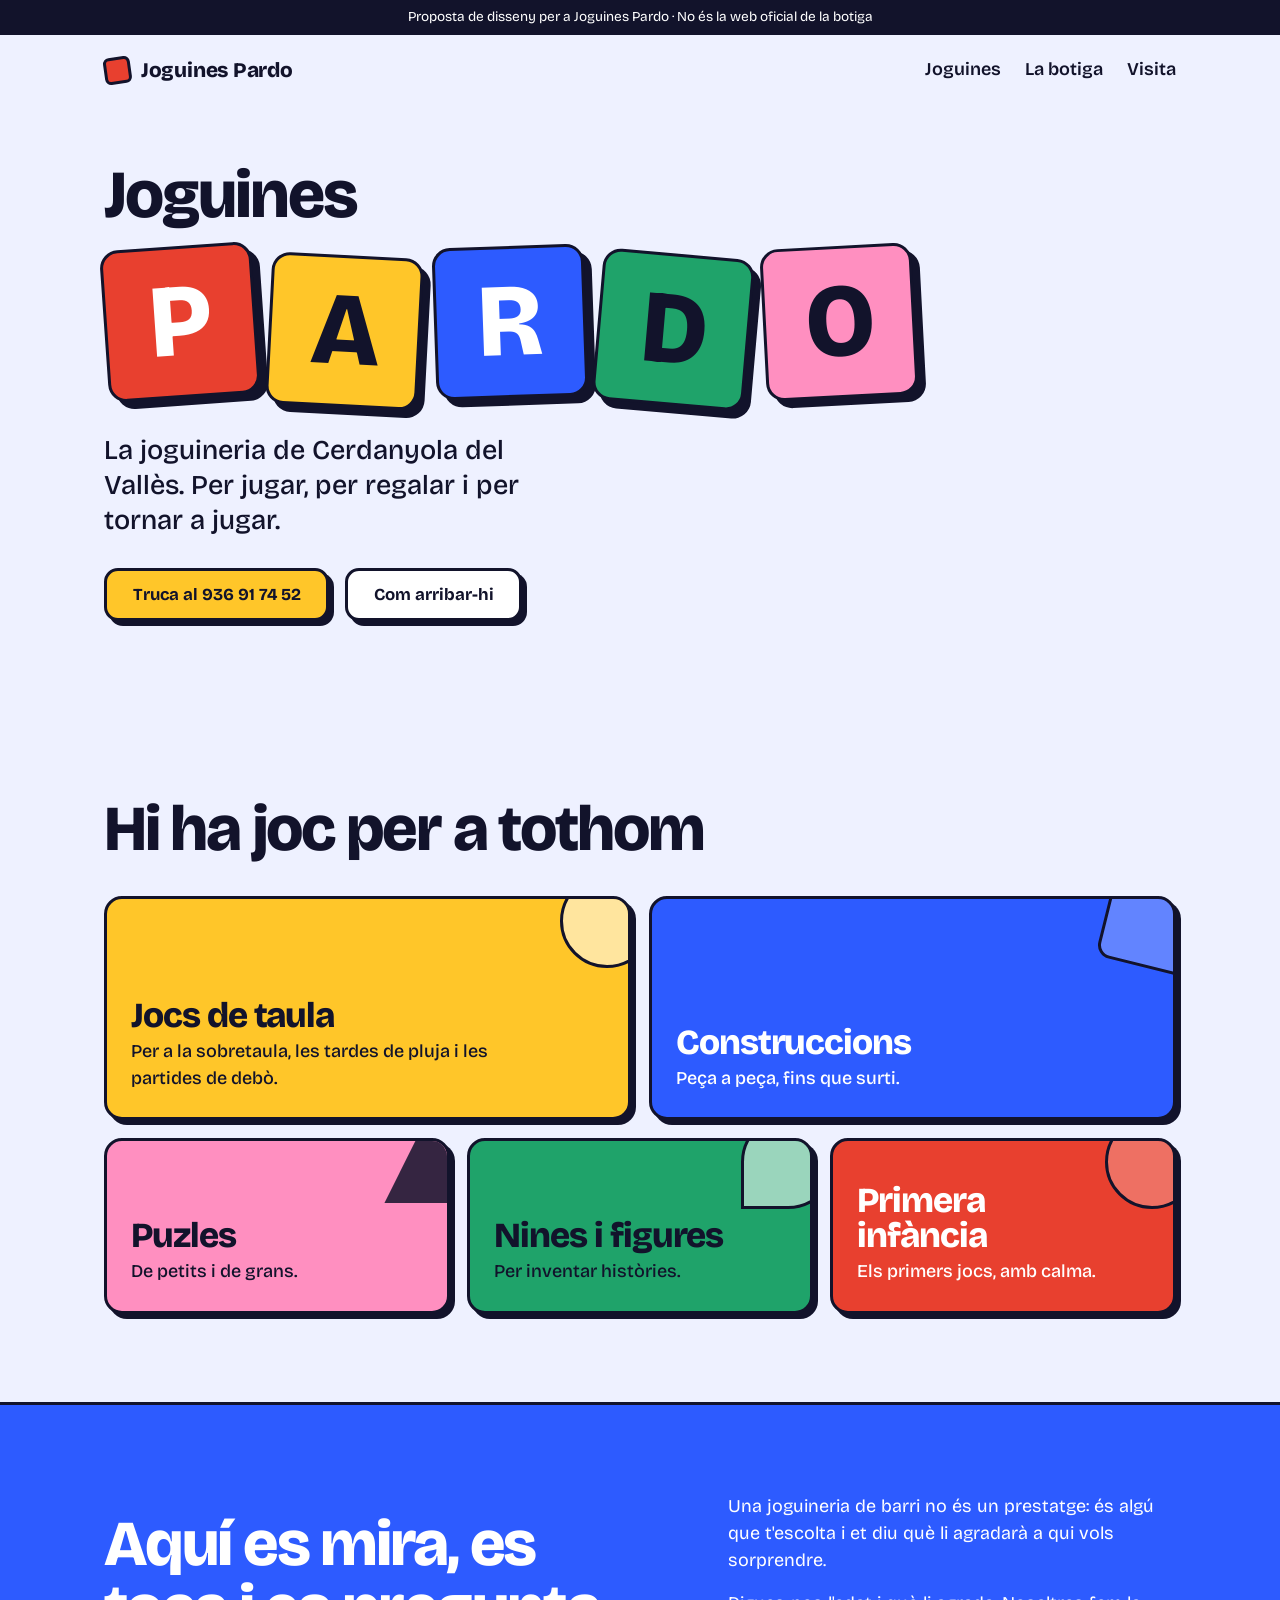
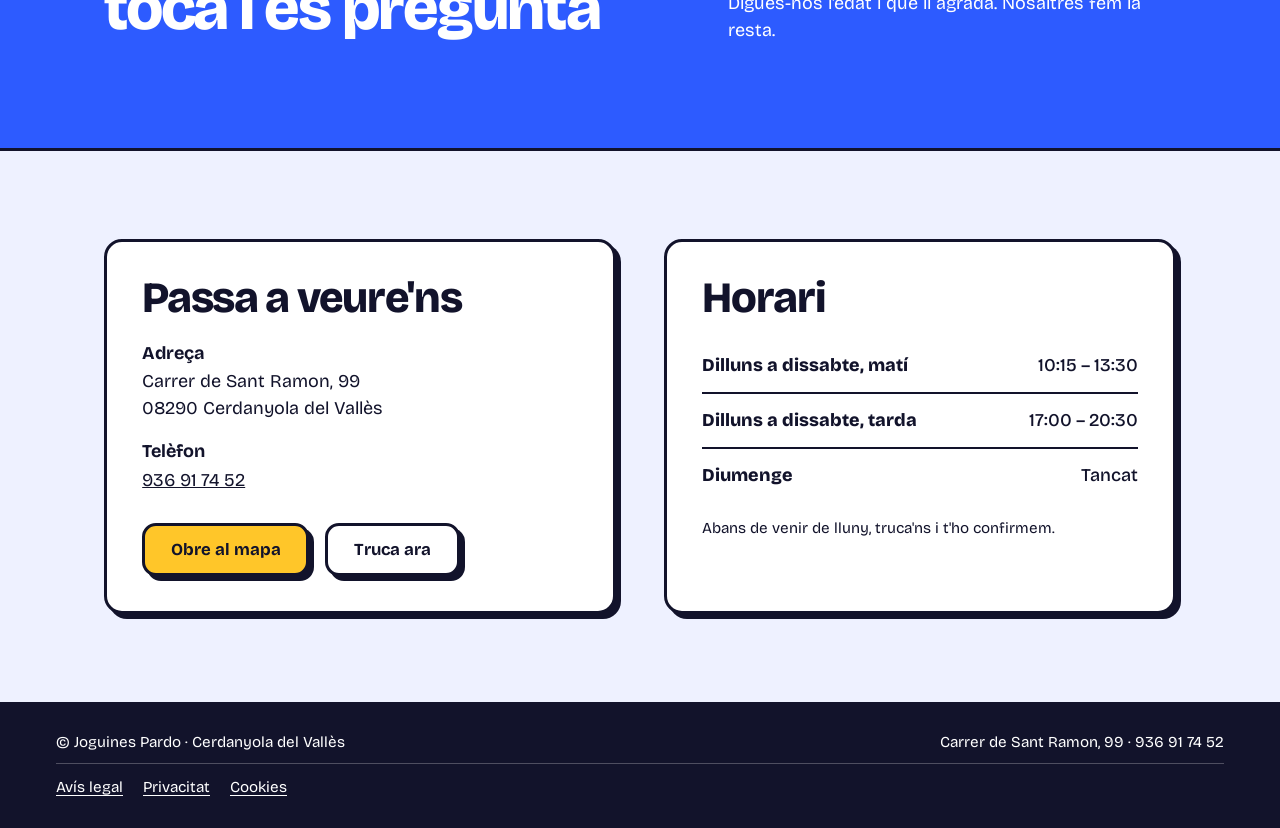
<file: index.html>
<!doctype html>
<html lang="ca">
<head>
<meta charset="utf-8">
<meta name="viewport" content="width=device-width, initial-scale=1">
<title>Joguines Pardo · Joguineria a Cerdanyola del Vallès</title>
<meta name="description" content="Joguineria de barri a Cerdanyola del Vallès. Jocs de taula, puzles, construccions, nines i molt més. Carrer de Sant Ramon, 99.">
<!-- PROPOSTA: treure aquesta línia quan la botiga accepti i es publiqui com a web oficial -->
<meta name="robots" content="noindex, nofollow">
<meta name="theme-color" content="#eef1ff">
<link rel="icon" href="/favicon.svg" type="image/svg+xml">
<link rel="preload" href="/fonts/bricolage-grotesque.woff2" as="font" type="font/woff2" crossorigin>
<link rel="stylesheet" href="/estils.css">

<script type="application/ld+json">
{
  "@context": "https://schema.org",
  "@type": "ToyStore",
  "name": "Joguines Pardo",
  "telephone": "+34936917452",
  "address": {
    "@type": "PostalAddress",
    "streetAddress": "Carrer de Sant Ramon, 99",
    "postalCode": "08290",
    "addressLocality": "Cerdanyola del Vallès",
    "addressRegion": "Barcelona",
    "addressCountry": "ES"
  },
  "openingHoursSpecification": [
    { "@type": "OpeningHoursSpecification",
      "dayOfWeek": ["Monday","Tuesday","Wednesday","Thursday","Friday","Saturday"],
      "opens": "10:15", "closes": "13:30" },
    { "@type": "OpeningHoursSpecification",
      "dayOfWeek": ["Monday","Tuesday","Wednesday","Thursday","Friday","Saturday"],
      "opens": "17:00", "closes": "20:30" }
  ]
}
</script>

</head>
<body>

<!-- PROPOSTA: eliminar aquesta barra quan la botiga accepti -->
<div class="proposal">Proposta de disseny per a Joguines Pardo · No és la web oficial de la botiga</div>

<header class="site">
  <a class="logo" href="#inici"><i aria-hidden="true"></i>Joguines Pardo</a>
  <nav class="main" aria-label="Principal">
    <a class="hide-sm" href="#joguines">Joguines</a>
    <a class="hide-sm" href="#botiga">La botiga</a>
    <a href="#visita">Visita</a>
  </nav>
</header>

<main id="inici">
  <section class="hero">
    <div class="wrap">
      <h1>
        <span class="pre">Joguines</span>
        <span class="sr">Pardo</span>
        <span class="blocks" aria-hidden="true">
          <span class="blk"><span>P</span></span>
          <span class="blk"><span>A</span></span>
          <span class="blk"><span>R</span></span>
          <span class="blk"><span>D</span></span>
          <span class="blk"><span>O</span></span>
        </span>
      </h1>
      <p class="lead">La joguineria de Cerdanyola del Vallès. Per jugar, per regalar i per tornar a jugar.</p>
      <div class="actions">
        <a class="btn" href="tel:+34936917452">Truca al 936 91 74 52</a>
        <a class="btn white" href="#visita">Com arribar-hi</a>
      </div>
    </div>
  </section>

  <section class="range" id="joguines" aria-labelledby="t-joguines">
    <div class="wrap">
      <h2 class="section" id="t-joguines">Hi ha joc per a tothom</h2>
      <!-- Categories orientatives: confirmar amb la botiga i afegir marques reals -->
      <div class="tiles">
        <article class="tile wide t1"><h3>Jocs de taula</h3><p>Per a la sobretaula, les tardes de pluja i les partides de debò.</p></article>
        <article class="tile wide t2"><h3>Construccions</h3><p>Peça a peça, fins que surti.</p></article>
        <article class="tile t3"><h3>Puzles</h3><p>De petits i de grans.</p></article>
        <article class="tile t4"><h3>Nines i figures</h3><p>Per inventar històries.</p></article>
        <article class="tile t5"><h3>Primera infància</h3><p>Els primers jocs, amb calma.</p></article>
      </div>
    </div>
  </section>

  <section class="about" id="botiga" aria-labelledby="t-botiga">
    <div class="wrap">
      <h2 id="t-botiga">Aquí es mira, es toca i es pregunta</h2>
      <div>
        <p>Una joguineria de barri no és un prestatge: és algú que t'escolta i et diu què li agradarà a qui vols sorprendre.</p>
        <p>Digues-nos l'edat i què li agrada. Nosaltres fem la resta.</p>
      </div>
    </div>
  </section>

  <section class="visit" id="visita" aria-labelledby="t-visita">
    <div class="wrap grid">
      <div class="card">
        <h2 id="t-visita">Passa a veure'ns</h2>
        <!-- Adreça i telèfon de fitxa amb horari (Google); altres directoris diuen Av. de la Primavera, 11-13 / 936 92 41 27. Confirmar. -->
        <dl>
          <dt>Adreça</dt>
          <dd><address>Carrer de Sant Ramon, 99<br>08290 Cerdanyola del Vallès</address></dd>
          <dt>Telèfon</dt>
          <dd><a href="tel:+34936917452">936 91 74 52</a></dd>
        </dl>
        <div class="actions">
          <a class="btn" href="https://www.google.com/maps/search/?api=1&query=Juguetes+Pardo+Carrer+de+Sant+Ramon+99+Cerdanyola+del+Vall%C3%A8s">Obre al mapa</a>
          <a class="btn white" href="tel:+34936917452">Truca ara</a>
        </div>
      </div>
      <div class="card">
        <h2>Horari</h2>
        <!-- Horari de directori públic: confirmar -->
        <table class="hours">
          <tbody>
            <tr><th scope="row">Dilluns a dissabte, matí</th><td>10:15 – 13:30</td></tr>
            <tr><th scope="row">Dilluns a dissabte, tarda</th><td>17:00 – 20:30</td></tr>
            <tr><th scope="row">Diumenge</th><td>Tancat</td></tr>
          </tbody>
        </table>
        <p class="note">Abans de venir de lluny, truca'ns i t'ho confirmem.</p>
      </div>
    </div>
  </section>
</main>

<footer class="site">
  <div class="wrap">
    <span>© Joguines Pardo · Cerdanyola del Vallès</span>
    <span>Carrer de Sant Ramon, 99 · 936 91 74 52</span>
    <nav class="legal-links" aria-label="Informació legal">
      <a href="/avis-legal.html">Avís legal</a>
      <a href="/privacitat.html">Privacitat</a>
      <a href="/cookies.html">Cookies</a>
    </nav>
  </div>
</footer>

</body>
</html>
</file>
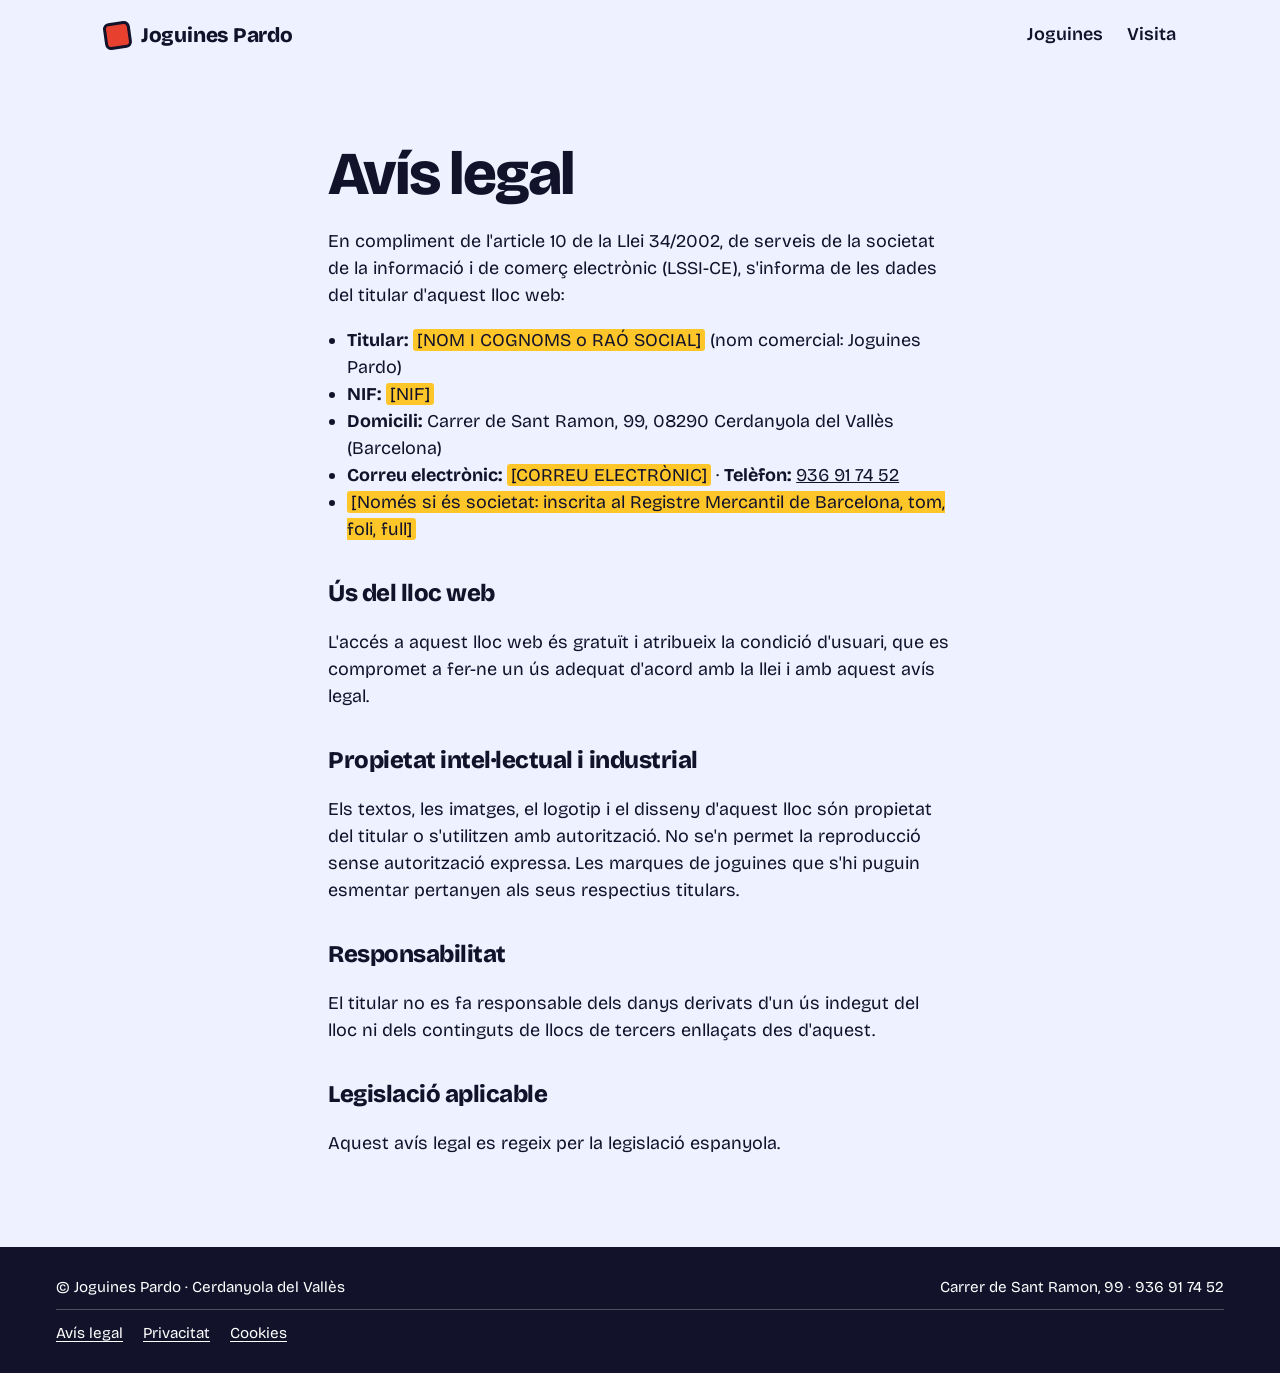
<file: avis-legal.html>
<!doctype html>
<html lang="ca">
<head>
<meta charset="utf-8">
<meta name="viewport" content="width=device-width, initial-scale=1">
<title>Avís legal · Joguines Pardo</title>
<meta name="robots" content="noindex, follow">
<meta name="theme-color" content="#eef1ff">
<link rel="icon" href="/favicon.svg" type="image/svg+xml">
<link rel="stylesheet" href="/estils.css">
</head>
<body>
<header class="site">
  <a class="logo" href="/"><i aria-hidden="true"></i>Joguines Pardo</a>
  <nav class="main" aria-label="Principal"><a class="hide-sm" href="/#joguines">Joguines</a><a href="/#visita">Visita</a></nav>
</header>
<main class="wrap page">
<h1>Avís legal</h1>
<p>En compliment de l'article 10 de la Llei 34/2002, de serveis de la societat de la informació i de comerç electrònic (LSSI-CE), s'informa de les dades del titular d'aquest lloc web:</p>
<ul>
  <li><strong>Titular:</strong> <span class="todo">[NOM I COGNOMS o RAÓ SOCIAL]</span> (nom comercial: Joguines Pardo)</li>
  <li><strong>NIF:</strong> <span class="todo">[NIF]</span></li>
  <li><strong>Domicili:</strong> Carrer de Sant Ramon, 99, 08290 Cerdanyola del Vallès (Barcelona)</li>
  <li><strong>Correu electrònic:</strong> <span class="todo">[CORREU ELECTRÒNIC]</span> · <strong>Telèfon:</strong> <a href="tel:+34936917452">936 91 74 52</a></li>
  <li><span class="todo">[Només si és societat: inscrita al Registre Mercantil de Barcelona, tom, foli, full]</span></li>
</ul>
<h2>Ús del lloc web</h2>
<p>L'accés a aquest lloc web és gratuït i atribueix la condició d'usuari, que es compromet a fer-ne un ús adequat d'acord amb la llei i amb aquest avís legal.</p>
<h2>Propietat intel·lectual i industrial</h2>
<p>Els textos, les imatges, el logotip i el disseny d'aquest lloc són propietat del titular o s'utilitzen amb autorització. No se'n permet la reproducció sense autorització expressa. Les marques de joguines que s'hi puguin esmentar pertanyen als seus respectius titulars.</p>
<h2>Responsabilitat</h2>
<p>El titular no es fa responsable dels danys derivats d'un ús indegut del lloc ni dels continguts de llocs de tercers enllaçats des d'aquest.</p>
<h2>Legislació aplicable</h2>
<p>Aquest avís legal es regeix per la legislació espanyola.</p>
</main>
<footer class="site">
  <div class="wrap">
    <span>© Joguines Pardo · Cerdanyola del Vallès</span>
    <span>Carrer de Sant Ramon, 99 · 936 91 74 52</span>
    <nav class="legal-links" aria-label="Informació legal">
      <a href="/avis-legal.html">Avís legal</a>
      <a href="/privacitat.html">Privacitat</a>
      <a href="/cookies.html">Cookies</a>
    </nav>
  </div>
</footer>
</body>
</html>
</file>
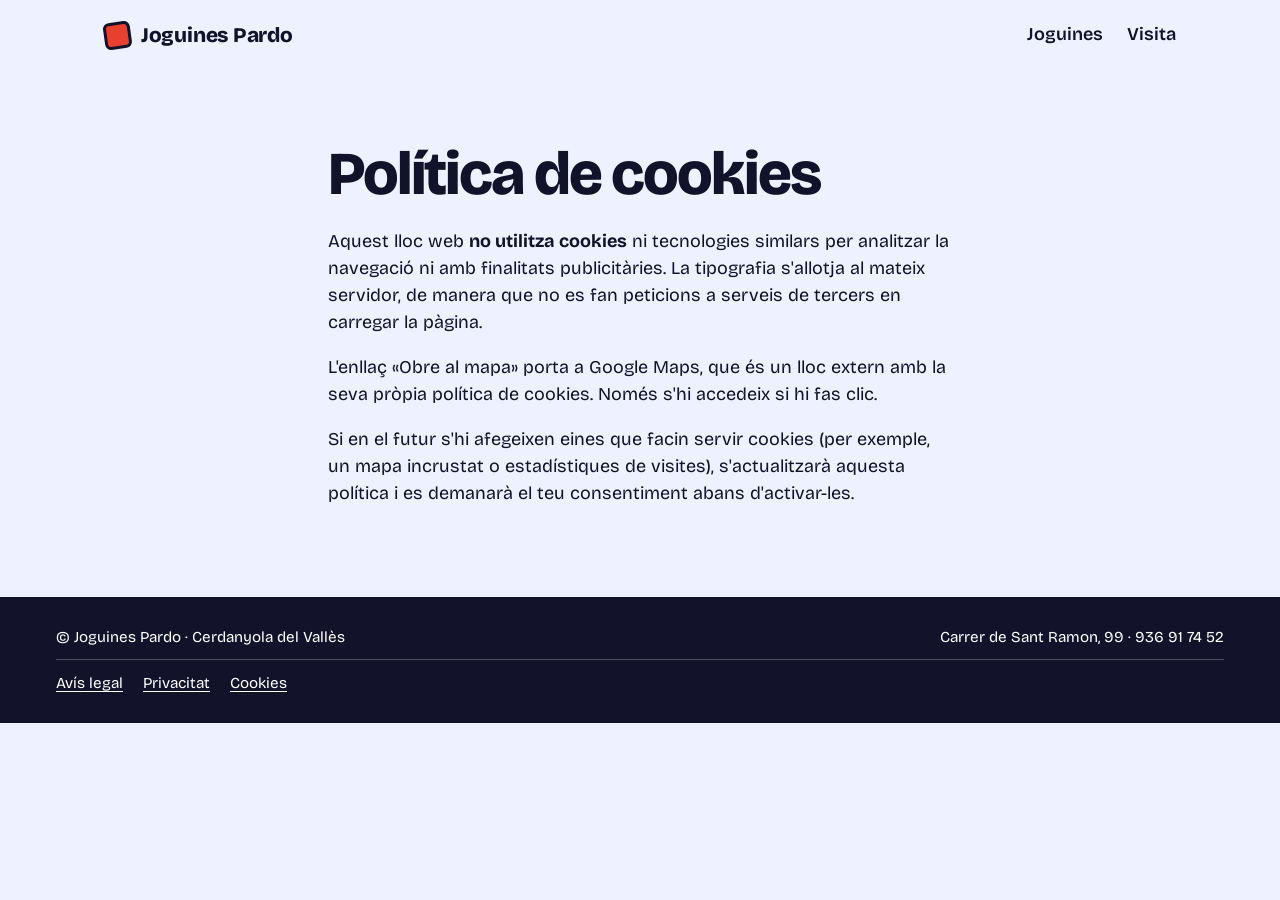
<file: cookies.html>
<!doctype html>
<html lang="ca">
<head>
<meta charset="utf-8">
<meta name="viewport" content="width=device-width, initial-scale=1">
<title>Política de cookies · Joguines Pardo</title>
<meta name="robots" content="noindex, follow">
<meta name="theme-color" content="#eef1ff">
<link rel="icon" href="/favicon.svg" type="image/svg+xml">
<link rel="stylesheet" href="/estils.css">
</head>
<body>
<header class="site">
  <a class="logo" href="/"><i aria-hidden="true"></i>Joguines Pardo</a>
  <nav class="main" aria-label="Principal"><a class="hide-sm" href="/#joguines">Joguines</a><a href="/#visita">Visita</a></nav>
</header>
<main class="wrap page">
<h1>Política de cookies</h1>
<p>Aquest lloc web <strong>no utilitza cookies</strong> ni tecnologies similars per analitzar la navegació ni amb finalitats publicitàries. La tipografia s'allotja al mateix servidor, de manera que no es fan peticions a serveis de tercers en carregar la pàgina.</p>
<p>L'enllaç «Obre al mapa» porta a Google Maps, que és un lloc extern amb la seva pròpia política de cookies. Només s'hi accedeix si hi fas clic.</p>
<p>Si en el futur s'hi afegeixen eines que facin servir cookies (per exemple, un mapa incrustat o estadístiques de visites), s'actualitzarà aquesta política i es demanarà el teu consentiment abans d'activar-les.</p>
</main>
<footer class="site">
  <div class="wrap">
    <span>© Joguines Pardo · Cerdanyola del Vallès</span>
    <span>Carrer de Sant Ramon, 99 · 936 91 74 52</span>
    <nav class="legal-links" aria-label="Informació legal">
      <a href="/avis-legal.html">Avís legal</a>
      <a href="/privacitat.html">Privacitat</a>
      <a href="/cookies.html">Cookies</a>
    </nav>
  </div>
</footer>
</body>
</html>
</file>
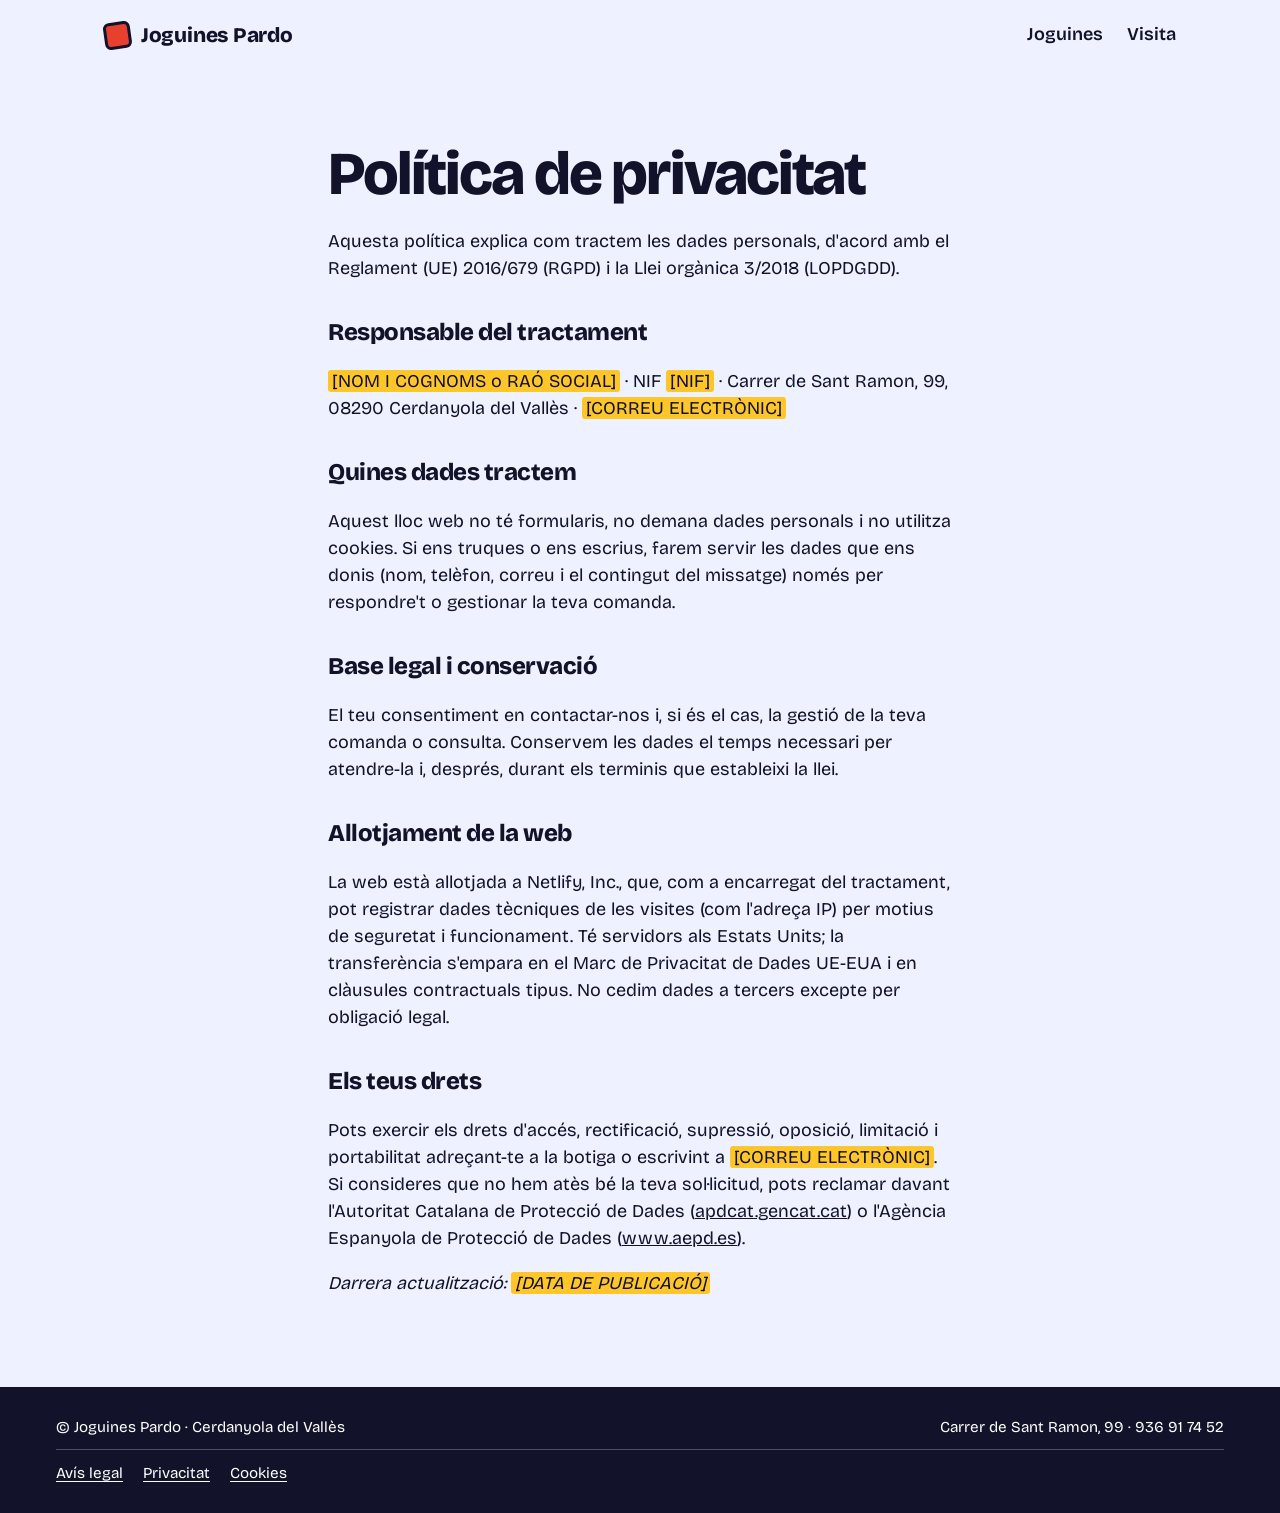
<file: privacitat.html>
<!doctype html>
<html lang="ca">
<head>
<meta charset="utf-8">
<meta name="viewport" content="width=device-width, initial-scale=1">
<title>Política de privacitat · Joguines Pardo</title>
<meta name="robots" content="noindex, follow">
<meta name="theme-color" content="#eef1ff">
<link rel="icon" href="/favicon.svg" type="image/svg+xml">
<link rel="stylesheet" href="/estils.css">
</head>
<body>
<header class="site">
  <a class="logo" href="/"><i aria-hidden="true"></i>Joguines Pardo</a>
  <nav class="main" aria-label="Principal"><a class="hide-sm" href="/#joguines">Joguines</a><a href="/#visita">Visita</a></nav>
</header>
<main class="wrap page">
<h1>Política de privacitat</h1>
<p>Aquesta política explica com tractem les dades personals, d'acord amb el Reglament (UE) 2016/679 (RGPD) i la Llei orgànica 3/2018 (LOPDGDD).</p>
<h2>Responsable del tractament</h2>
<p><span class="todo">[NOM I COGNOMS o RAÓ SOCIAL]</span> · NIF <span class="todo">[NIF]</span> · Carrer de Sant Ramon, 99, 08290 Cerdanyola del Vallès · <span class="todo">[CORREU ELECTRÒNIC]</span></p>
<h2>Quines dades tractem</h2>
<p>Aquest lloc web no té formularis, no demana dades personals i no utilitza cookies. Si ens truques o ens escrius, farem servir les dades que ens donis (nom, telèfon, correu i el contingut del missatge) només per respondre't o gestionar la teva comanda.</p>
<h2>Base legal i conservació</h2>
<p>El teu consentiment en contactar-nos i, si és el cas, la gestió de la teva comanda o consulta. Conservem les dades el temps necessari per atendre-la i, després, durant els terminis que estableixi la llei.</p>
<h2>Allotjament de la web</h2>
<p>La web està allotjada a Netlify, Inc., que, com a encarregat del tractament, pot registrar dades tècniques de les visites (com l'adreça IP) per motius de seguretat i funcionament. Té servidors als Estats Units; la transferència s'empara en el Marc de Privacitat de Dades UE-EUA i en clàusules contractuals tipus. No cedim dades a tercers excepte per obligació legal.</p>
<h2>Els teus drets</h2>
<p>Pots exercir els drets d'accés, rectificació, supressió, oposició, limitació i portabilitat adreçant-te a la botiga o escrivint a <span class="todo">[CORREU ELECTRÒNIC]</span>. Si consideres que no hem atès bé la teva sol·licitud, pots reclamar davant l'Autoritat Catalana de Protecció de Dades (<a href="https://apdcat.gencat.cat" rel="noopener">apdcat.gencat.cat</a>) o l'Agència Espanyola de Protecció de Dades (<a href="https://www.aepd.es" rel="noopener">www.aepd.es</a>).</p>
<p><em>Darrera actualització: <span class="todo">[DATA DE PUBLICACIÓ]</span></em></p>
</main>
<footer class="site">
  <div class="wrap">
    <span>© Joguines Pardo · Cerdanyola del Vallès</span>
    <span>Carrer de Sant Ramon, 99 · 936 91 74 52</span>
    <nav class="legal-links" aria-label="Informació legal">
      <a href="/avis-legal.html">Avís legal</a>
      <a href="/privacitat.html">Privacitat</a>
      <a href="/cookies.html">Cookies</a>
    </nav>
  </div>
</footer>
</body>
</html>
</file>
<file: estils.css>
/* Joguines Pardo · estils compartits */

/* Tipografia allotjada a la mateixa web (llicència SIL OFL): sense peticions a Google */
@font-face { font-family: "Bricolage Grotesque"; src: url("/fonts/bricolage-grotesque.woff2") format("woff2"); font-weight: 400 800; font-stretch: 75% 100%; font-style: normal; font-display: swap; }
:root {
  --bg: #eef1ff;
  --ink: #12132b;
  --red: #e8402f;
  --yellow: #ffc629;
  --blue: #2d5bff;
  --green: #1fa36a;
  --pink: #ff8fc0;
  --font: "Bricolage Grotesque", system-ui, -apple-system, "Segoe UI", sans-serif;
  --gutter: clamp(1.1rem, 4.5vw, 3.5rem);
  --max: 74rem;
  --line: 3px solid var(--ink);
  --shadow: 5px 5px 0 var(--ink);
}

* { box-sizing: border-box; }
html { scroll-behavior: smooth; }
body {
  margin: 0; background: var(--bg); color: var(--ink);
  font-family: var(--font); font-size: 1.125rem; line-height: 1.5;
  -webkit-font-smoothing: antialiased;
}
a { color: inherit; }
:focus-visible { outline: 4px solid var(--blue); outline-offset: 3px; }
.wrap { max-width: var(--max); margin-inline: auto; padding-inline: var(--gutter); }
.sr { position: absolute; width: 1px; height: 1px; overflow: hidden; clip: rect(0 0 0 0); white-space: nowrap; }

/* Barra de proposta: eliminar en publicar */
.proposal { background: var(--ink); color: #fff; font-size: .85rem; text-align: center; padding: .45rem var(--gutter); }

header.site {
  display: flex; align-items: center; justify-content: space-between; gap: 1rem;
  max-width: var(--max); margin-inline: auto; padding: 1rem var(--gutter);
}
.logo { display: inline-flex; align-items: center; gap: .6rem; font-weight: 800; font-size: 1.3rem; text-decoration: none; letter-spacing: -.01em; }
.logo i { width: 1.7rem; height: 1.7rem; background: var(--red); border: var(--line); border-radius: 6px; transform: rotate(-8deg); display: block; }
nav.main { display: flex; gap: 1.5rem; align-items: center; font-weight: 600; }
nav.main a { text-decoration: none; padding: .3rem 0; border-bottom: 3px solid transparent; }
nav.main a:hover { border-bottom-color: var(--ink); }
@media (max-width: 640px) { nav.main a.hide-sm { display: none; } }

.btn {
  display: inline-flex; align-items: center; justify-content: center; min-height: 3.2rem;
  padding: .7rem 1.6rem; font: inherit; font-weight: 700; font-size: 1.05rem; text-decoration: none;
  background: var(--yellow); color: var(--ink); border: var(--line); border-radius: 14px; box-shadow: var(--shadow);
  transition: transform .1s, box-shadow .1s;
}
.btn:hover { transform: translate(-1px, -1px); box-shadow: 6px 6px 0 var(--ink); }
.btn:active { transform: translate(5px, 5px); box-shadow: 0 0 0 var(--ink); }
.btn.white { background: #fff; }

/* Hero */
.hero { padding-block: clamp(1.5rem, 5vw, 3.5rem) clamp(3rem, 7vw, 5.5rem); }
.hero h1 { margin: 0; font-weight: 800; line-height: 1; }
.hero .pre { display: block; font-size: clamp(2.2rem, 7vw, 4.2rem); letter-spacing: -.03em; margin-bottom: 1rem; }
.blocks { display: flex; gap: clamp(.35rem, 1.2vw, .8rem); flex-wrap: nowrap; }
.blk {
  font-size: clamp(3.5rem, 13.5vw, 9.5rem);
  width: 1em; height: 1em; display: grid; place-items: center; flex: none;
  border: var(--line); border-radius: .12em; box-shadow: .05em .05em 0 var(--ink);
}
.blk span { font-size: .68em; line-height: 1; font-weight: 800; letter-spacing: -.02em; }
.blk:nth-child(1) { background: var(--red); color: #fff; transform: rotate(-4deg); }
.blk:nth-child(2) { background: var(--yellow); transform: rotate(3deg) translateY(.06em); }
.blk:nth-child(3) { background: var(--blue); color: #fff; transform: rotate(-2deg); }
.blk:nth-child(4) { background: var(--green); transform: rotate(5deg) translateY(.05em); }
.blk:nth-child(5) { background: var(--pink); transform: rotate(-3deg); }
@media (prefers-reduced-motion: no-preference) {
  .blk { animation: drop .7s cubic-bezier(.3, 1.5, .5, 1) backwards; }
  .blk:nth-child(2) { animation-delay: .12s; }
  .blk:nth-child(3) { animation-delay: .24s; }
  .blk:nth-child(4) { animation-delay: .36s; }
  .blk:nth-child(5) { animation-delay: .48s; }
}
@keyframes drop { from { opacity: 0; translate: 0 -140%; } to { opacity: 1; translate: 0 0; } }

.hero .lead { font-size: clamp(1.25rem, 2.4vw, 1.7rem); font-weight: 500; line-height: 1.3; max-width: 30rem; margin: 2.2rem 0 1.8rem; }
.hero .actions { display: flex; flex-wrap: wrap; gap: 1rem; }

/* Què hi trobaràs */
.range { padding-block: clamp(3rem, 7vw, 5.5rem); }
h2.section { font-size: clamp(2.3rem, 5.5vw, 4rem); line-height: 1; letter-spacing: -.035em; font-weight: 800; margin: 0 0 2.2rem; max-width: 16ch; }
.tiles { display: grid; grid-template-columns: repeat(6, 1fr); gap: 1.1rem; }
.tile {
  border: var(--line); border-radius: 18px; box-shadow: var(--shadow);
  padding: 1.4rem 1.5rem 1.6rem; min-height: 11rem; position: relative; overflow: hidden;
  display: flex; flex-direction: column; justify-content: flex-end; grid-column: span 2;
}
.tile h3 { margin: 0 0 .3rem; font-size: clamp(1.6rem, 3vw, 2.2rem); line-height: 1; letter-spacing: -.03em; font-weight: 800; position: relative; }
.tile p { margin: 0; max-width: 26ch; position: relative; font-weight: 500; }
.tile.wide { grid-column: span 3; min-height: 14rem; }
.tile.t1 { background: var(--yellow); }
.tile.t2 { background: var(--blue); color: #fff; }
.tile.t3 { background: var(--pink); }
.tile.t4 { background: var(--green); }
.tile.t5 { background: var(--red); color: #fff; }
.tile h3, .tile p { max-width: calc(100% - 3rem); }
.tile::before { content: ""; position: absolute; right: -1.6rem; top: -1.6rem; width: 5.5rem; height: 5.5rem; border: var(--line); background: rgba(255,255,255,.55); }
.t1::before { border-radius: 50%; }
.t2::before { border-radius: 14px; transform: rotate(14deg); background: rgba(255,255,255,.25); }
.t3::before { clip-path: polygon(50% 0, 100% 100%, 0 100%); border: 0; background: rgba(18,19,43,.85); }
.t4::before { border-radius: 50% 0 50% 0; }
.t5::before { border-radius: 50%; background: rgba(255,255,255,.25); }
@media (max-width: 860px) { .tile, .tile.wide { grid-column: span 6; min-height: 9.5rem; } }
@media (min-width: 861px) and (max-width: 1000px) { .tile { grid-column: span 3; } .tile.wide { grid-column: span 6; } }

/* La botiga */
.about { background: var(--blue); color: #fff; border-block: var(--line); padding-block: clamp(3rem, 7vw, 5.5rem); }
.about .wrap { display: grid; grid-template-columns: 1.1fr .9fr; gap: clamp(2rem, 6vw, 5rem); align-items: center; }
.about h2 { margin: 0; font-size: clamp(2.3rem, 5.5vw, 4rem); line-height: 1; letter-spacing: -.035em; font-weight: 800; }
.about p { margin: 0 0 1rem; max-width: 32rem; }
@media (max-width: 800px) { .about .wrap { grid-template-columns: 1fr; } }

/* Visita */
.visit { padding-block: clamp(3rem, 7vw, 5.5rem); }
.visit .grid { display: grid; grid-template-columns: 1fr 1fr; gap: clamp(1.5rem, 4vw, 3rem); }
.card { background: #fff; border: var(--line); border-radius: 18px; box-shadow: var(--shadow); padding: clamp(1.4rem, 3vw, 2.2rem); }
.card h2 { margin: 0 0 1.2rem; font-size: clamp(1.9rem, 4vw, 2.7rem); line-height: 1; letter-spacing: -.03em; font-weight: 800; }
.card dl { margin: 0; }
.card dt { font-weight: 700; margin-top: 1rem; }
.card dt:first-child { margin-top: 0; }
.card dd { margin: .1rem 0 0; }
.card address { font-style: normal; }
.card .actions { display: flex; flex-wrap: wrap; gap: 1rem; margin-top: 1.8rem; }
.hours { width: 100%; border-collapse: collapse; }
.hours th, .hours td { text-align: left; padding: .8rem 0; border-bottom: 2px solid var(--ink); font-weight: 500; }
.hours th { font-weight: 800; }
.hours td { text-align: right; white-space: nowrap; padding-left: 1rem; }
.hours tr:last-child th, .hours tr:last-child td { border-bottom: 0; }
.note { font-size: .95rem; margin: 1rem 0 0; }
@media (max-width: 800px) { .visit .grid { grid-template-columns: 1fr; } }

footer.site { background: var(--ink); color: #fff; padding: 1.8rem var(--gutter); font-size: .95rem; }
footer.site .wrap { display: flex; flex-wrap: wrap; justify-content: space-between; gap: .6rem; padding: 0; }

footer.site a { color: #fff; text-underline-offset: 3px; }
footer.site a:hover { color: var(--yellow); }
footer.site .legal-links { display: flex; flex-wrap: wrap; gap: .4rem 1.25rem; width: 100%; padding-top: .75rem; border-top: 1px solid rgba(255,255,255,.25); }

/* Pàgines legals */
.page { padding-block: clamp(2.5rem, 6vw, 4.5rem); max-width: 46rem; }
.page h1 { font-size: clamp(2.4rem, 6vw, 3.8rem); line-height: 1; letter-spacing: -.035em; font-weight: 800; margin: 0 0 1.5rem; }
.page h2 { font-size: 1.5rem; letter-spacing: -.02em; font-weight: 800; margin: 2rem 0 .5rem; }
.page ul { padding-left: 1.2rem; }
.page .todo { background: var(--yellow); padding: 0 .25rem; border-radius: 3px; }
</file>
